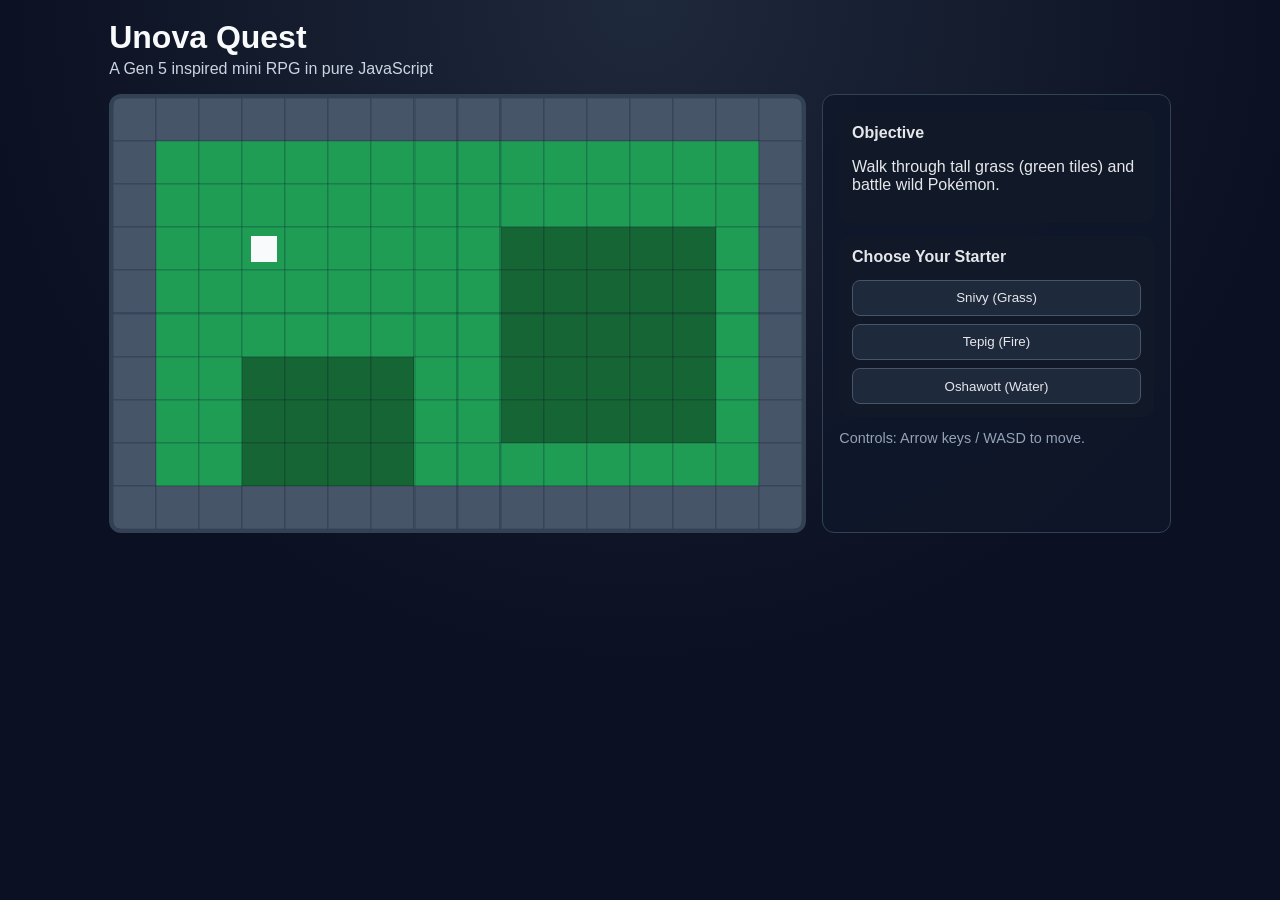
<file: index.html>
<!doctype html>
<html lang="en">
  <head>
    <meta charset="UTF-8" />
    <meta name="viewport" content="width=device-width, initial-scale=1.0" />
    <title>Unova Quest - Gen 5 Inspired</title>
    <link rel="stylesheet" href="style.css" />
  </head>
  <body>
    <main class="game-shell">
      <header>
        <h1>Unova Quest</h1>
        <p class="subtitle">A Gen 5 inspired mini RPG in pure JavaScript</p>
      </header>

      <section class="layout">
        <canvas id="world" width="640" height="400" aria-label="Game world"></canvas>

        <aside class="panel" id="ui-panel">
          <div class="block">
            <h2>Objective</h2>
            <p>Walk through tall grass (green tiles) and battle wild Pokémon.</p>
          </div>

          <div class="block" id="starter-block">
            <h2>Choose Your Starter</h2>
            <div id="starters" class="starter-list"></div>
          </div>

          <div class="block hidden" id="player-block">
            <h2>Your Team</h2>
            <div id="player-info"></div>
          </div>

          <div class="block hidden" id="battle-block">
            <h2>Battle</h2>
            <div id="battle-log" class="battle-log"></div>
            <div id="move-buttons" class="move-buttons"></div>
          </div>

          <div class="hint">Controls: Arrow keys / WASD to move.</div>
        </aside>
      </section>
    </main>

    <script src="game.js"></script>
  </body>
</html>
</file>
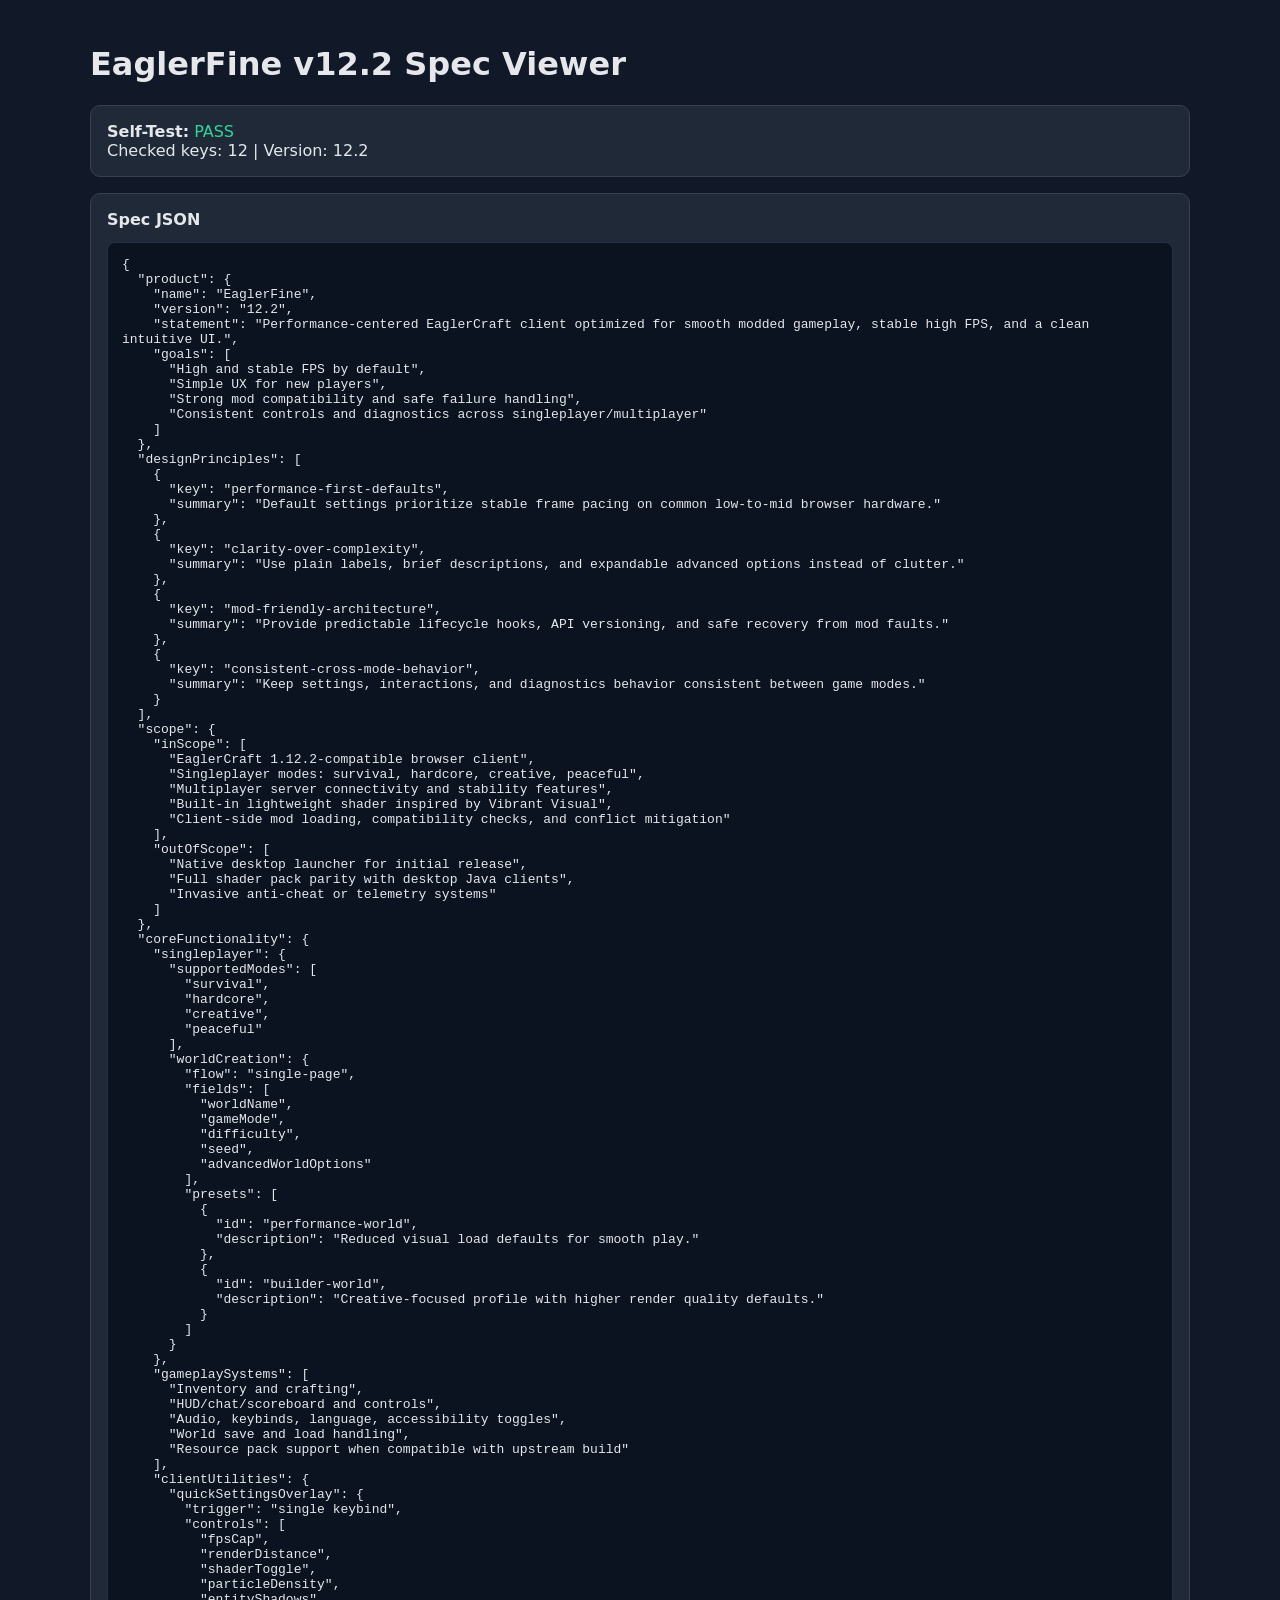
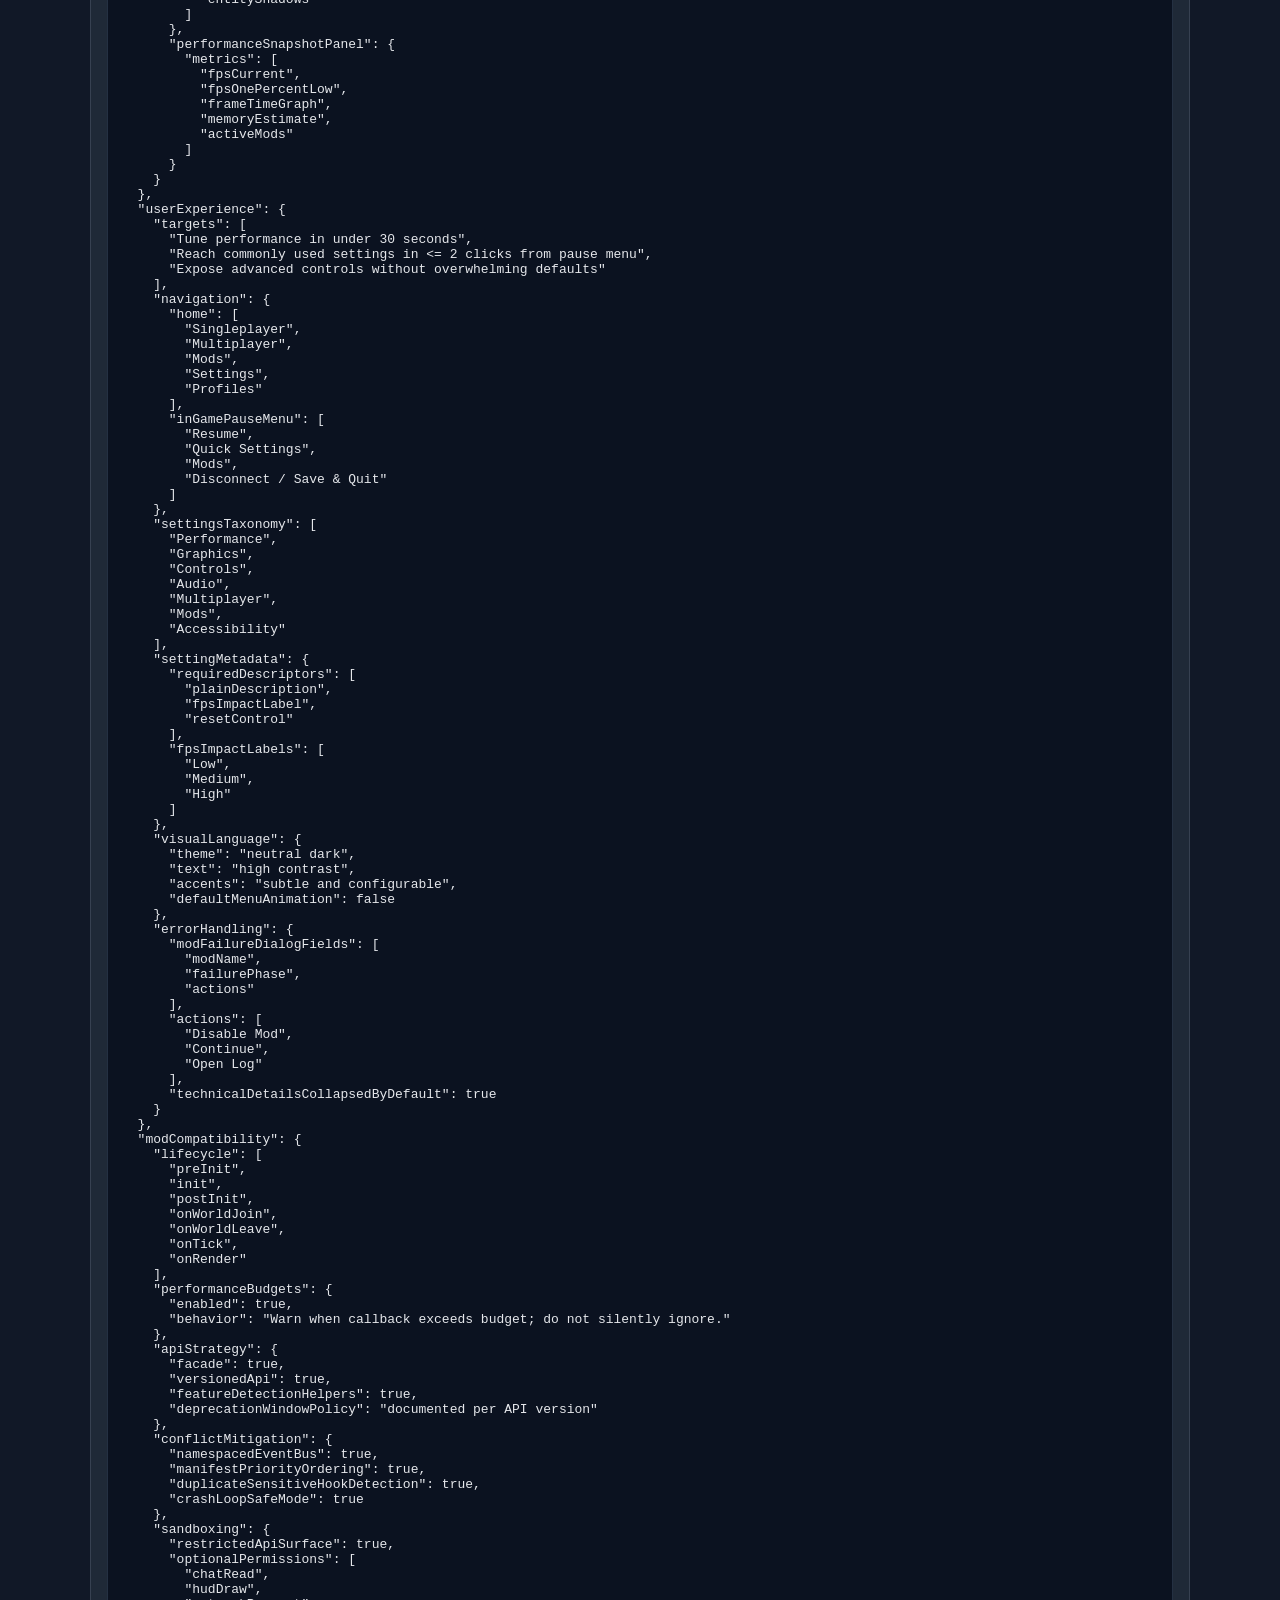
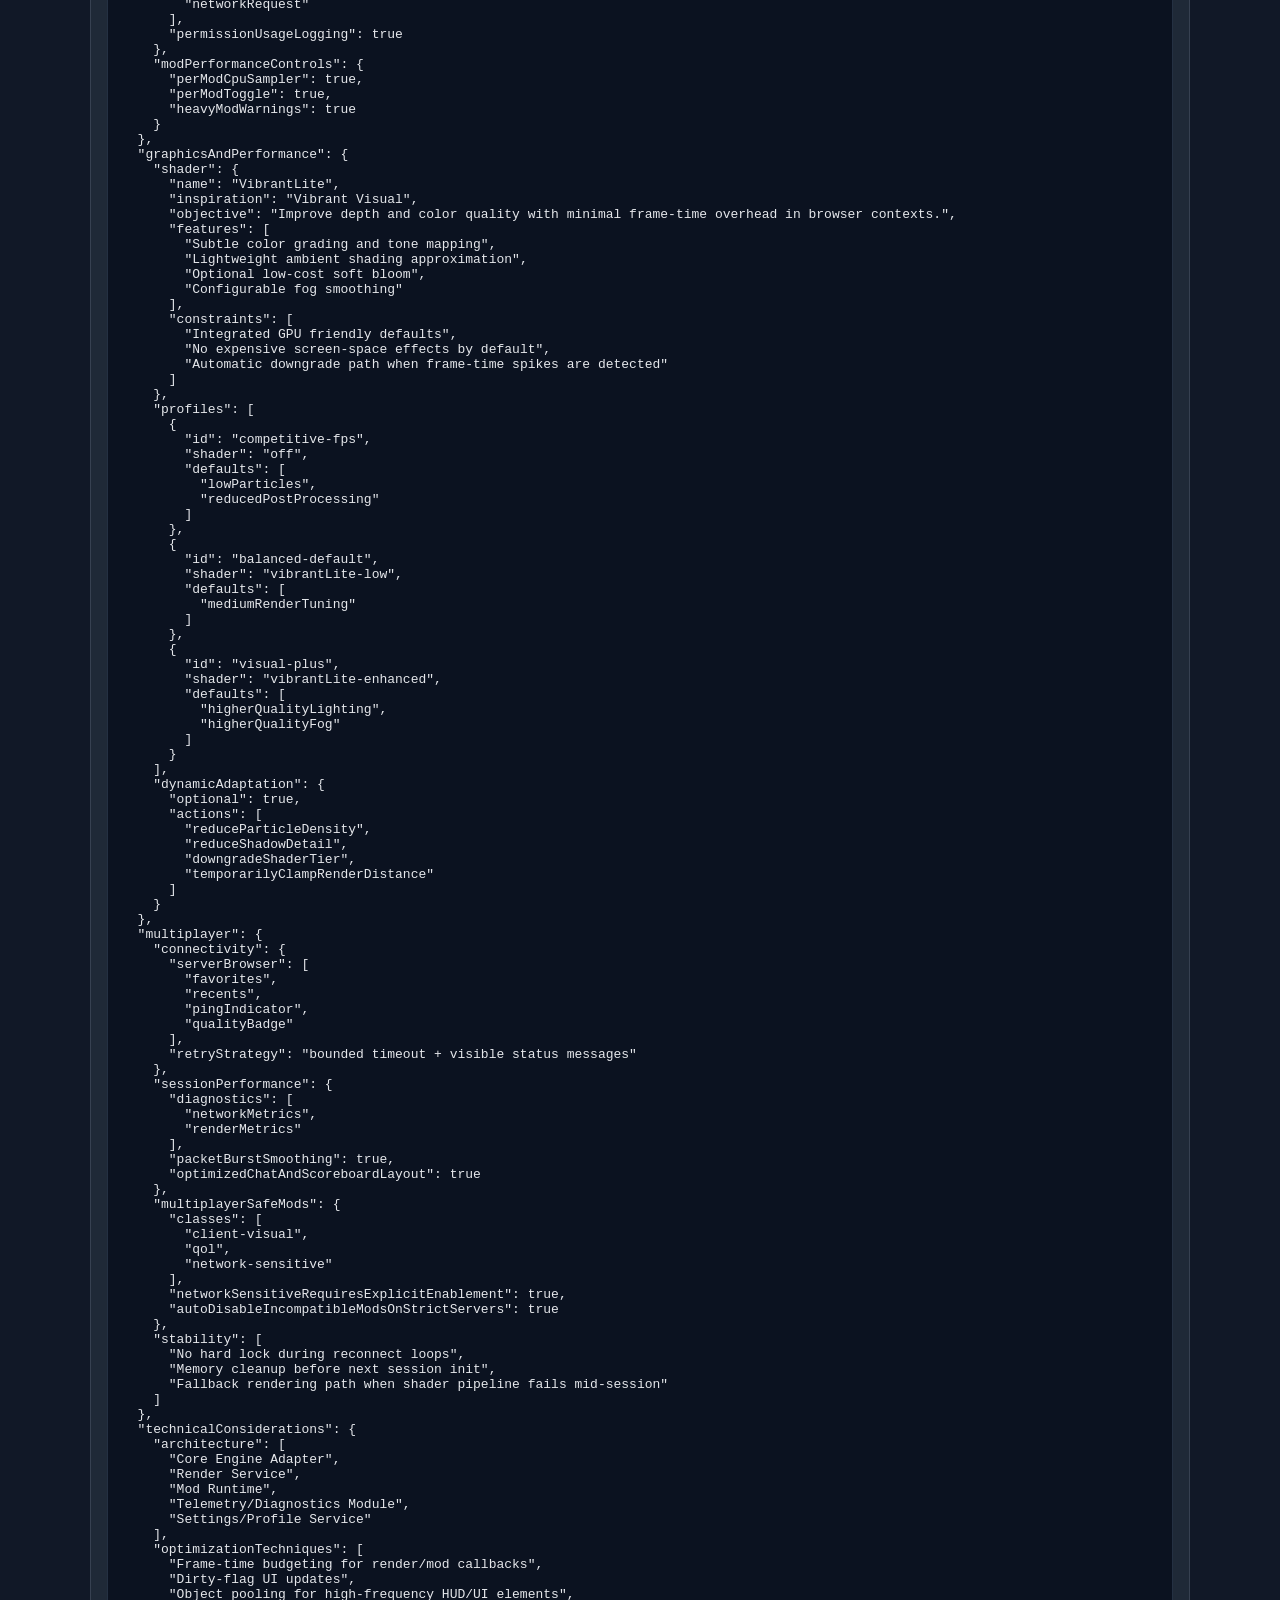
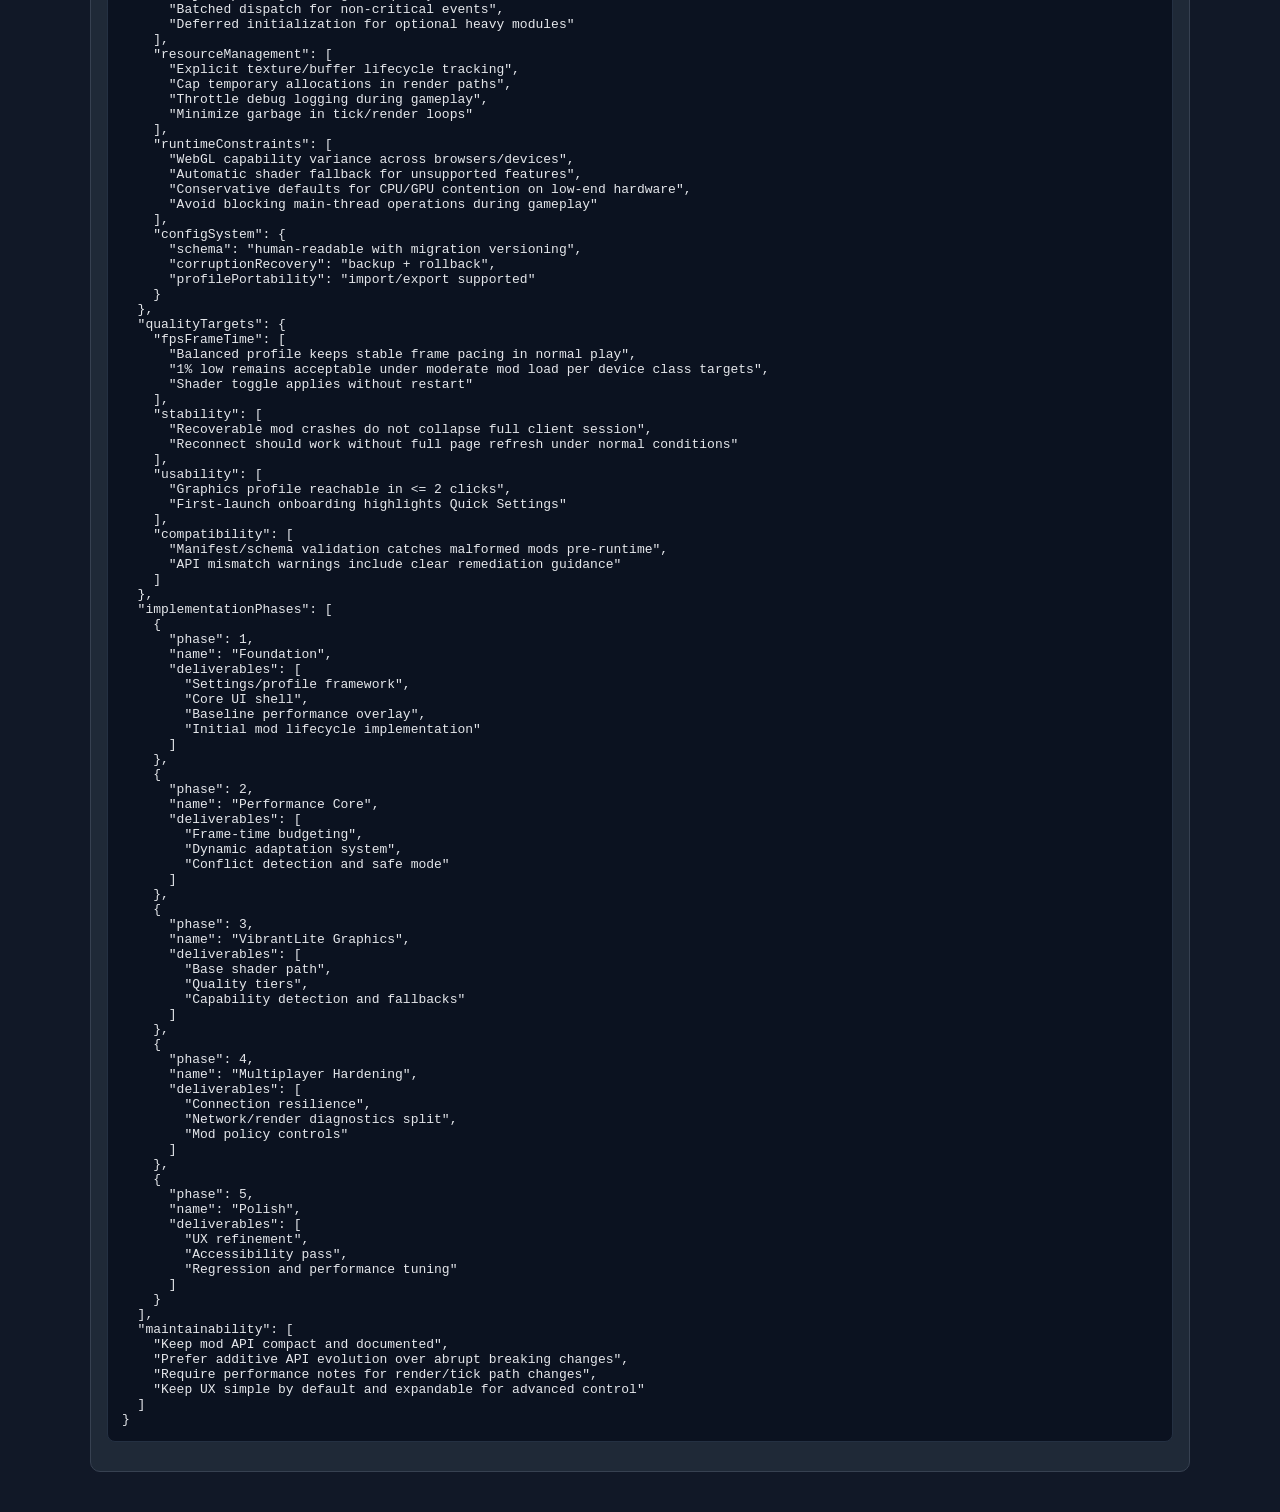
<file: src/spec-viewer.htm>
<!doctype html>
<html lang="en">
  <head>
    <meta charset="UTF-8" />
    <meta http-equiv="refresh" content="0; url=./spec-viewer.html" />
    <meta name="viewport" content="width=device-width, initial-scale=1.0" />
    <title>Redirecting to spec-viewer.html</title>
    <script>
      window.location.replace('./spec-viewer.html');
    </script>
  </head>
  <body>
    <p>
      Redirecting to <a href="./spec-viewer.html">spec-viewer.html</a>...
    </p>
  </body>
</html>
</file>
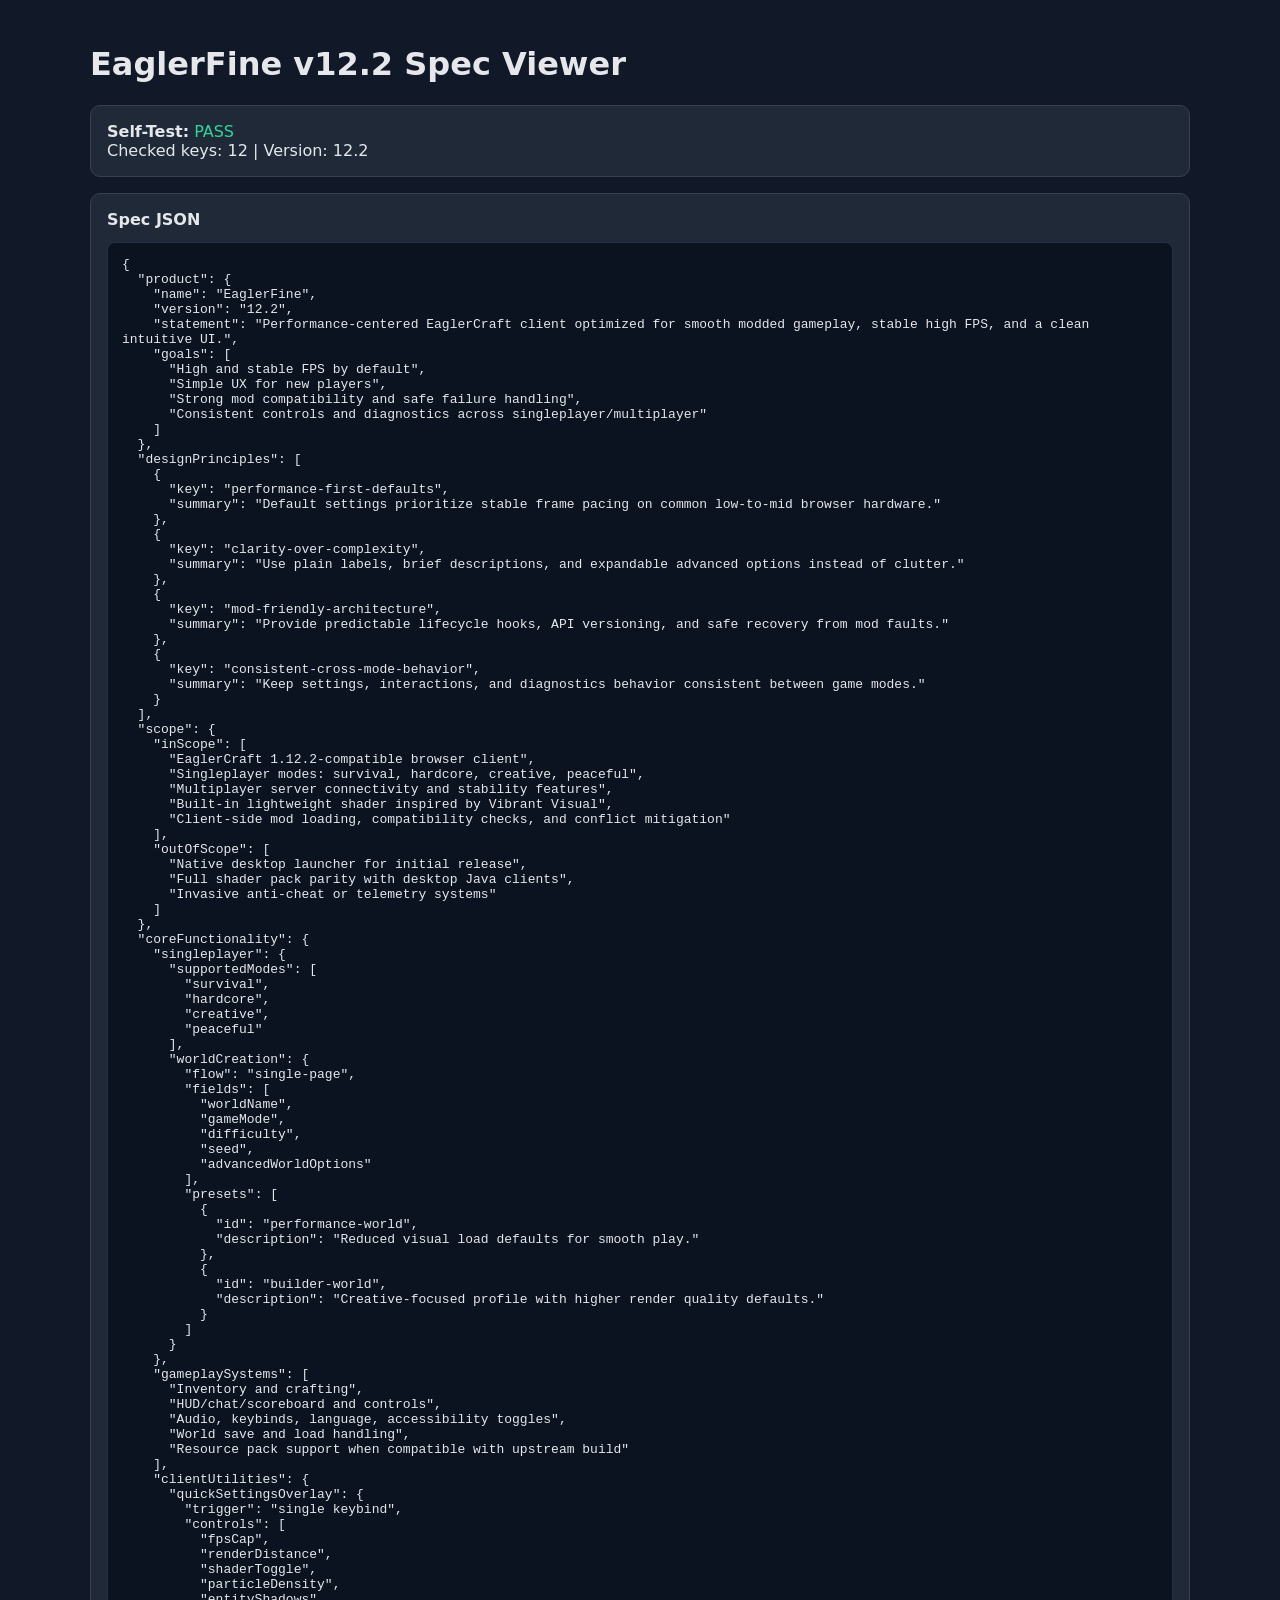
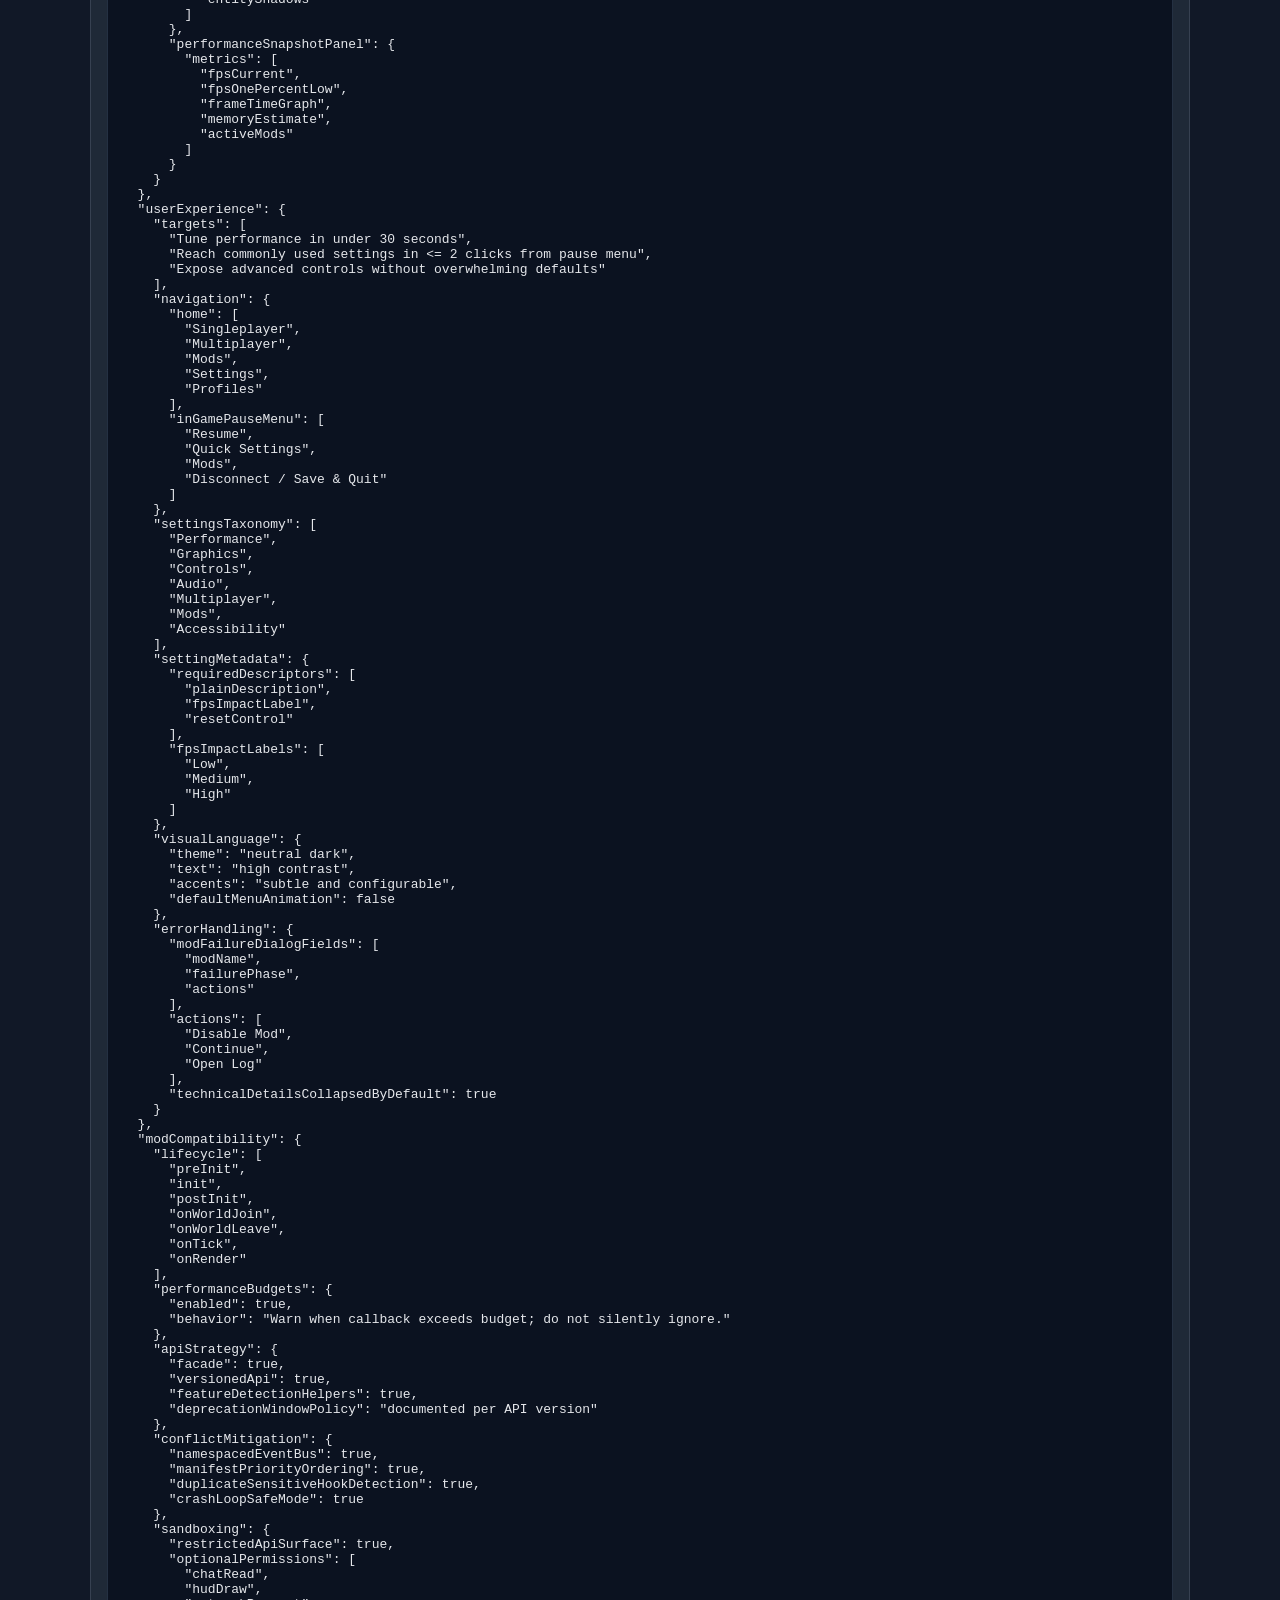
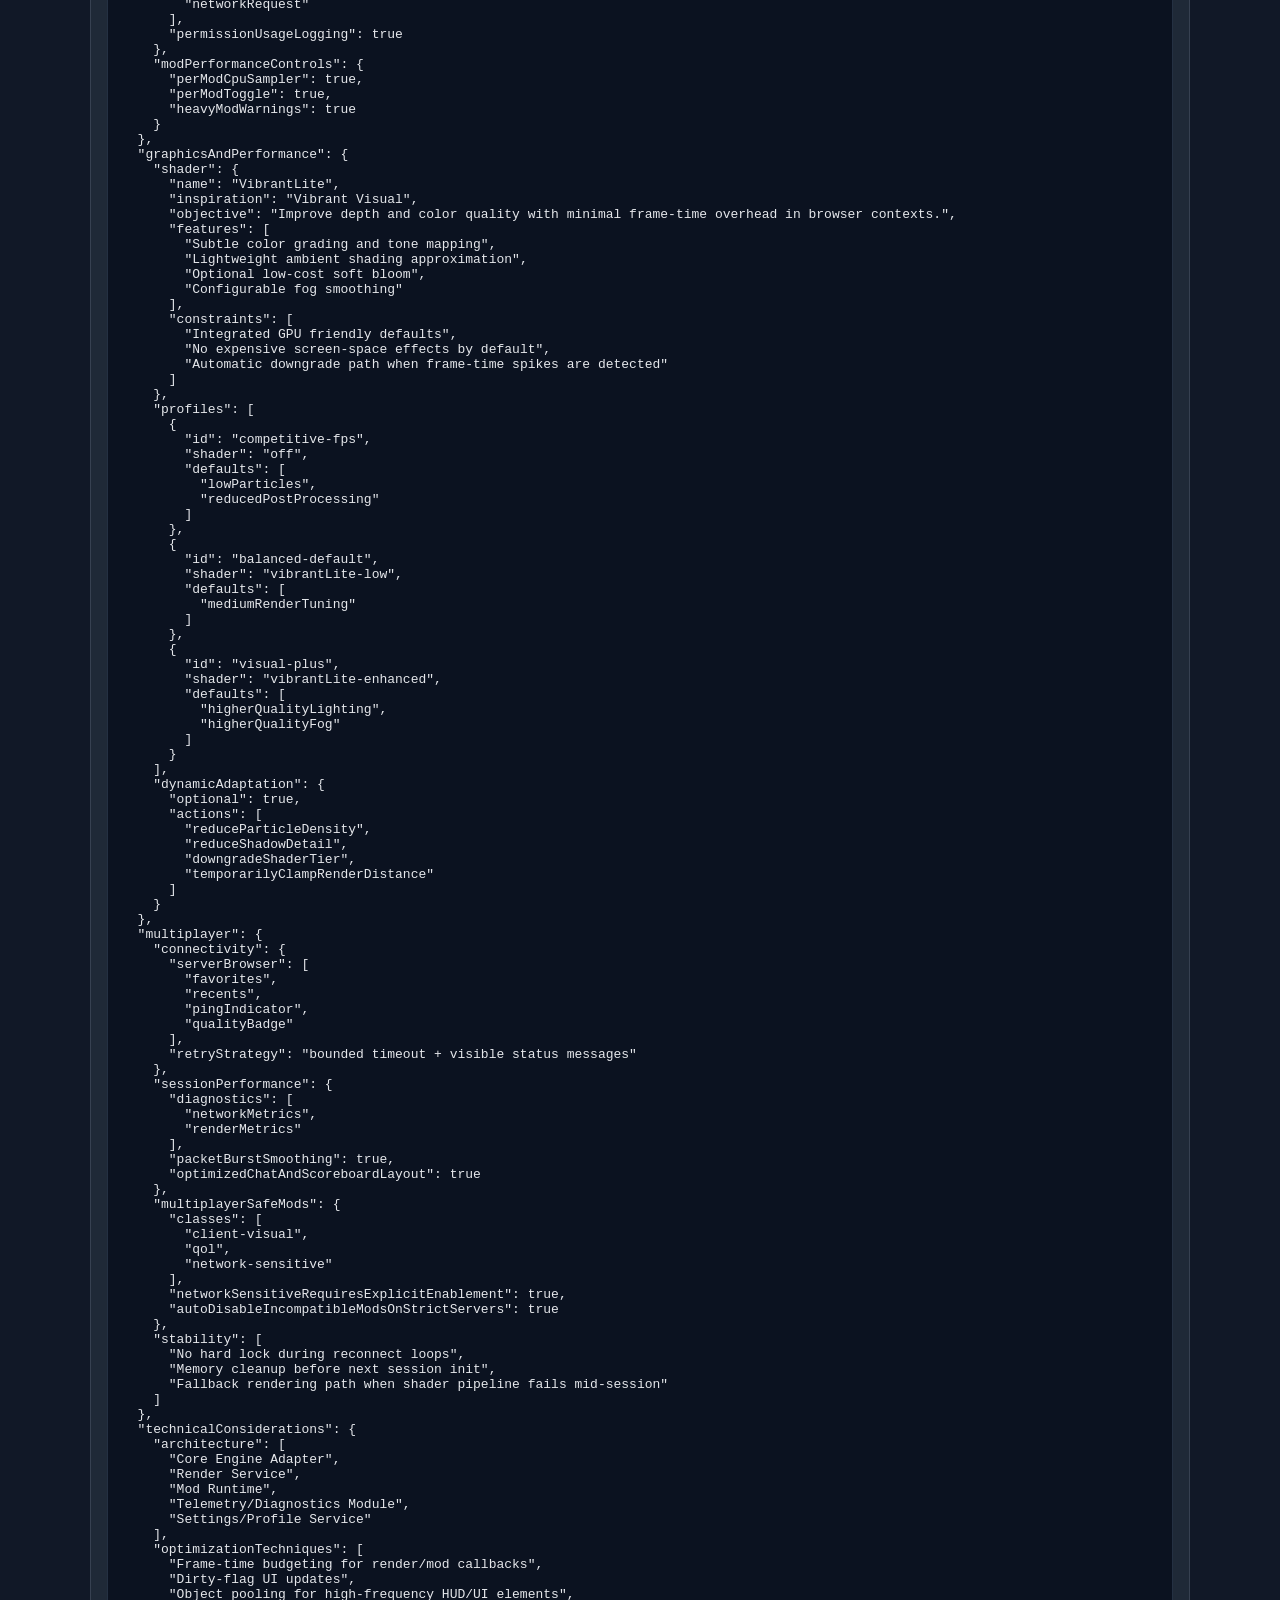
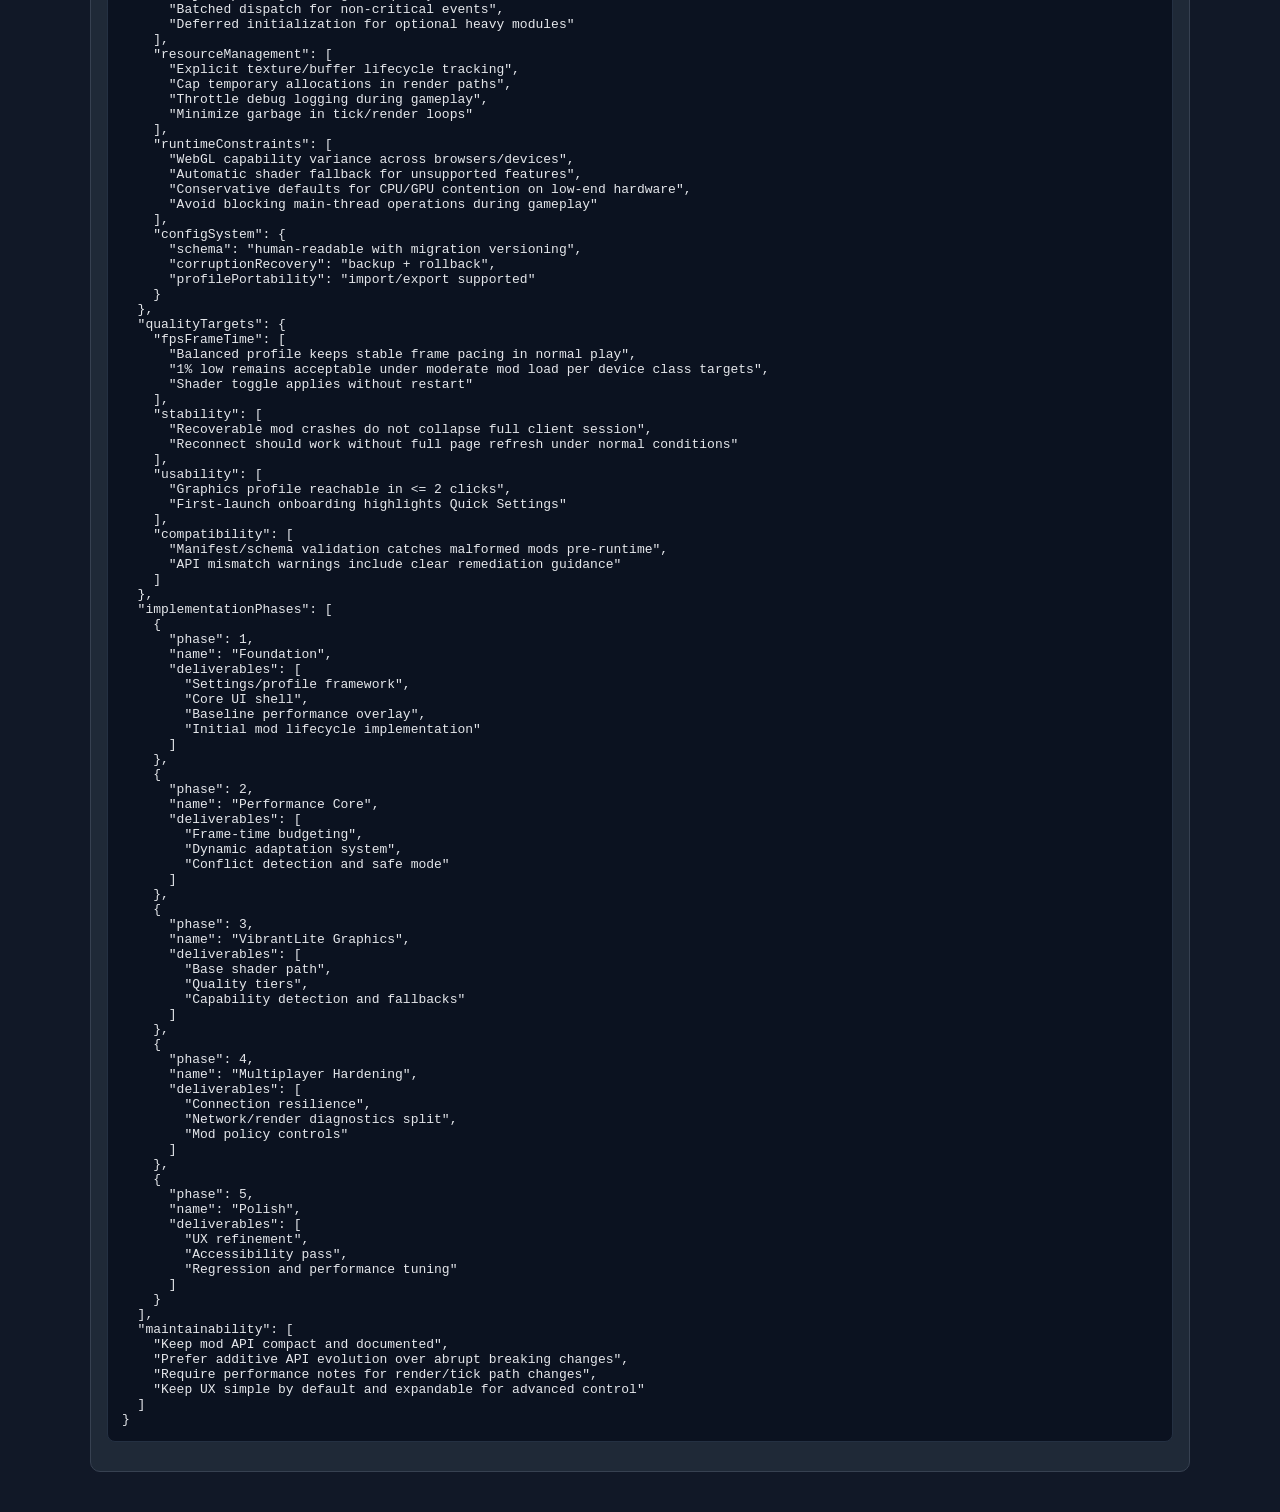
<file: src/spec-viewer.html>
<!doctype html>
<html lang="en">
  <head>
    <meta charset="UTF-8" />
    <meta name="viewport" content="width=device-width, initial-scale=1.0" />
    <title>EaglerFine Spec Viewer</title>
    <style>
      body {
        margin: 0;
        font-family: Inter, system-ui, -apple-system, Segoe UI, Roboto, sans-serif;
        background: #111827;
        color: #e5e7eb;
      }
      .wrap {
        max-width: 1100px;
        margin: 0 auto;
        padding: 24px;
      }
      .card {
        background: #1f2937;
        border: 1px solid #374151;
        border-radius: 10px;
        padding: 16px;
        margin-bottom: 16px;
      }
      .ok { color: #34d399; }
      .bad { color: #f87171; }
      pre {
        white-space: pre-wrap;
        word-break: break-word;
        background: #0b1220;
        border: 1px solid #243042;
        border-radius: 8px;
        padding: 14px;
        overflow: auto;
      }
      a { color: #93c5fd; }
    </style>
  </head>
  <body>
    <div class="wrap">
      <h1>EaglerFine v12.2 Spec Viewer</h1>

      <div class="card">
        <strong>Self-Test:</strong>
        <span id="status">Running…</span>
        <div id="details"></div>
      </div>

      <div class="card">
        <strong>Spec JSON</strong>
        <pre id="output">Loading…</pre>
      </div>
    </div>

    <script type="module">
      import {
        eaglerFineSpecV122,
        runEaglerFineSpecSelfTest
      } from '../docs/EaglerFine-Design-Spec-v12.2.js';

      const status = document.getElementById('status');
      const details = document.getElementById('details');
      const output = document.getElementById('output');

      try {
        const result = runEaglerFineSpecSelfTest();
        status.className = 'ok';
        status.textContent = 'PASS';
        details.textContent = `Checked keys: ${result.checkedKeys} | Version: ${result.version}`;
      } catch (err) {
        status.className = 'bad';
        status.textContent = 'FAIL';
        details.textContent = err?.message || String(err);
      }

      output.textContent = JSON.stringify(eaglerFineSpecV122, null, 2);
    </script>
  </body>
</html>
</file>
<file: style.css>
:root {
  --bg: #0f172a;
  --panel: #111827;
  --text: #e5e7eb;
  --accent: #f59e0b;
  --good: #10b981;
  --bad: #ef4444;
}

* {
  box-sizing: border-box;
}

body {
  margin: 0;
  font-family: "Segoe UI", Tahoma, Geneva, Verdana, sans-serif;
  background: radial-gradient(circle at top, #1e293b, #0b1022 60%);
  color: var(--text);
  min-height: 100vh;
}

.game-shell {
  max-width: 1100px;
  margin: 0 auto;
  padding: 1.2rem;
}

header h1 {
  margin: 0;
  color: #f8fafc;
}

.subtitle {
  margin-top: 0.25rem;
  color: #cbd5e1;
}

.layout {
  display: grid;
  grid-template-columns: 2fr 1fr;
  gap: 1rem;
}

#world {
  width: 100%;
  border: 4px solid #334155;
  border-radius: 12px;
  image-rendering: pixelated;
  background: #1f2937;
}

.panel {
  background: rgba(15, 23, 42, 0.85);
  border: 1px solid #334155;
  border-radius: 12px;
  padding: 1rem;
  display: flex;
  flex-direction: column;
  gap: 0.8rem;
}

.block {
  background: var(--panel);
  padding: 0.8rem;
  border-radius: 10px;
}

.block h2 {
  margin-top: 0;
  font-size: 1rem;
}

.starter-list {
  display: grid;
  gap: 0.5rem;
}

button {
  border: 1px solid #475569;
  background: #1e293b;
  color: var(--text);
  border-radius: 8px;
  padding: 0.6rem;
  cursor: pointer;
}

button:hover {
  border-color: var(--accent);
}

button:disabled {
  opacity: 0.5;
  cursor: not-allowed;
}

.battle-log {
  min-height: 120px;
  max-height: 200px;
  overflow: auto;
  font-size: 0.9rem;
  border: 1px solid #374151;
  border-radius: 8px;
  padding: 0.5rem;
  background: #0b1120;
}

.move-buttons {
  margin-top: 0.5rem;
  display: grid;
  grid-template-columns: 1fr 1fr;
  gap: 0.5rem;
}

.hint {
  font-size: 0.9rem;
  color: #94a3b8;
}

.hp.good {
  color: var(--good);
}

.hp.bad {
  color: var(--bad);
}

.hidden {
  display: none;
}

@media (max-width: 900px) {
  .layout {
    grid-template-columns: 1fr;
  }
}
</file>
